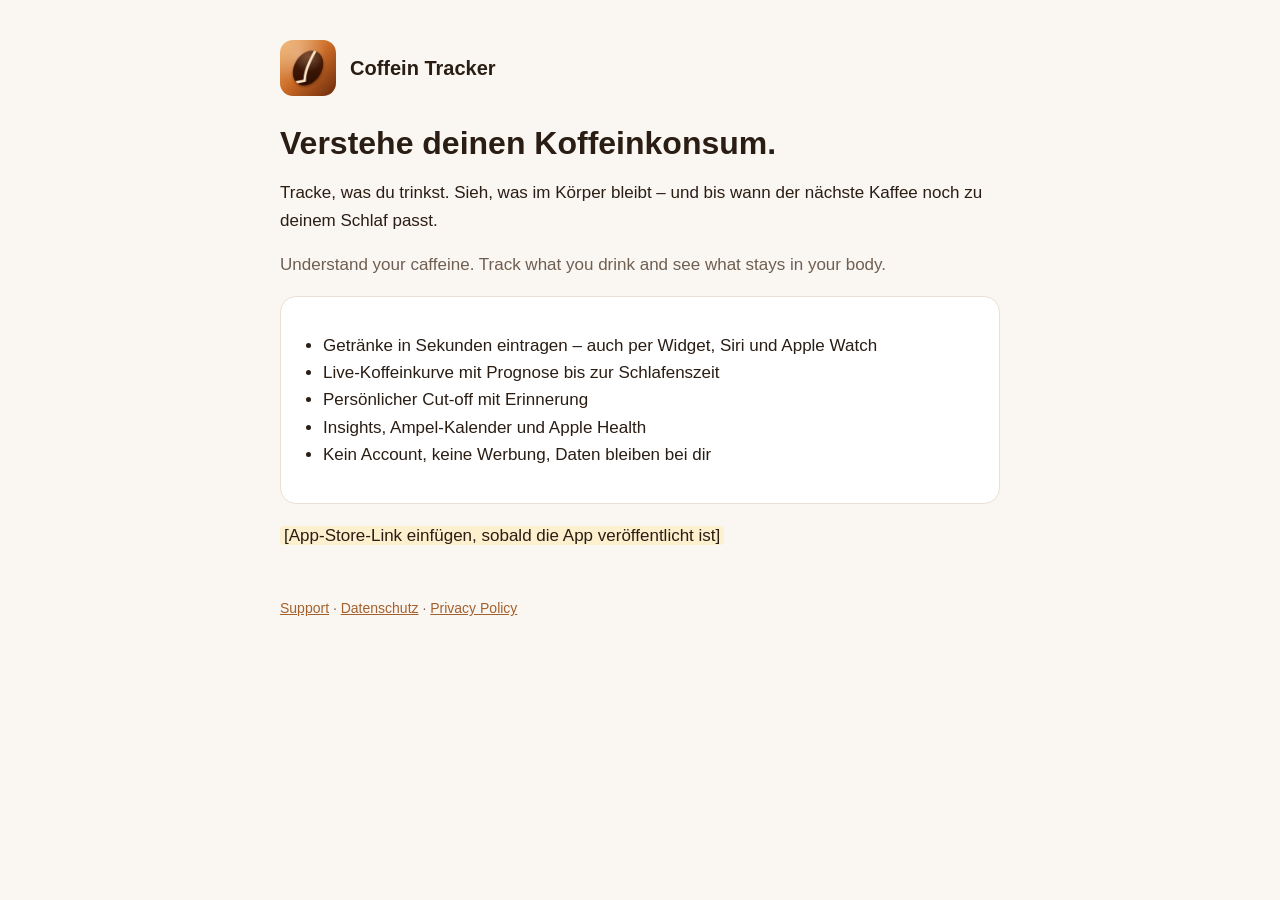
<file: index.html>
<!doctype html>
<html lang="de">
<head>
<meta charset="utf-8">
<meta name="viewport" content="width=device-width, initial-scale=1">
<title>Coffein Tracker</title>
<link rel="stylesheet" href="style.css">
</head>
<body>
<main>
<header>
  <img src="icon.png" alt="">
  <span class="brand">Coffein Tracker</span>
</header>

<h1>Verstehe deinen Koffeinkonsum.</h1>
<p>Tracke, was du trinkst. Sieh, was im Körper bleibt – und bis wann der nächste Kaffee noch zu deinem Schlaf passt.</p>
<p class="muted">Understand your caffeine. Track what you drink and see what stays in your body.</p>

<div class="card">
  <ul>
    <li>Getränke in Sekunden eintragen – auch per Widget, Siri und Apple Watch</li>
    <li>Live-Koffeinkurve mit Prognose bis zur Schlafenszeit</li>
    <li>Persönlicher Cut-off mit Erinnerung</li>
    <li>Insights, Ampel-Kalender und Apple Health</li>
    <li>Kein Account, keine Werbung, Daten bleiben bei dir</li>
  </ul>
</div>

<p><span class="placeholder">[App-Store-Link einfügen, sobald die App veröffentlicht ist]</span></p>

<footer>
  <a href="support.html">Support</a> · <a href="datenschutz.html">Datenschutz</a> · <a href="privacy.html">Privacy Policy</a>
</footer>
</main>
</body>
</html>
</file>
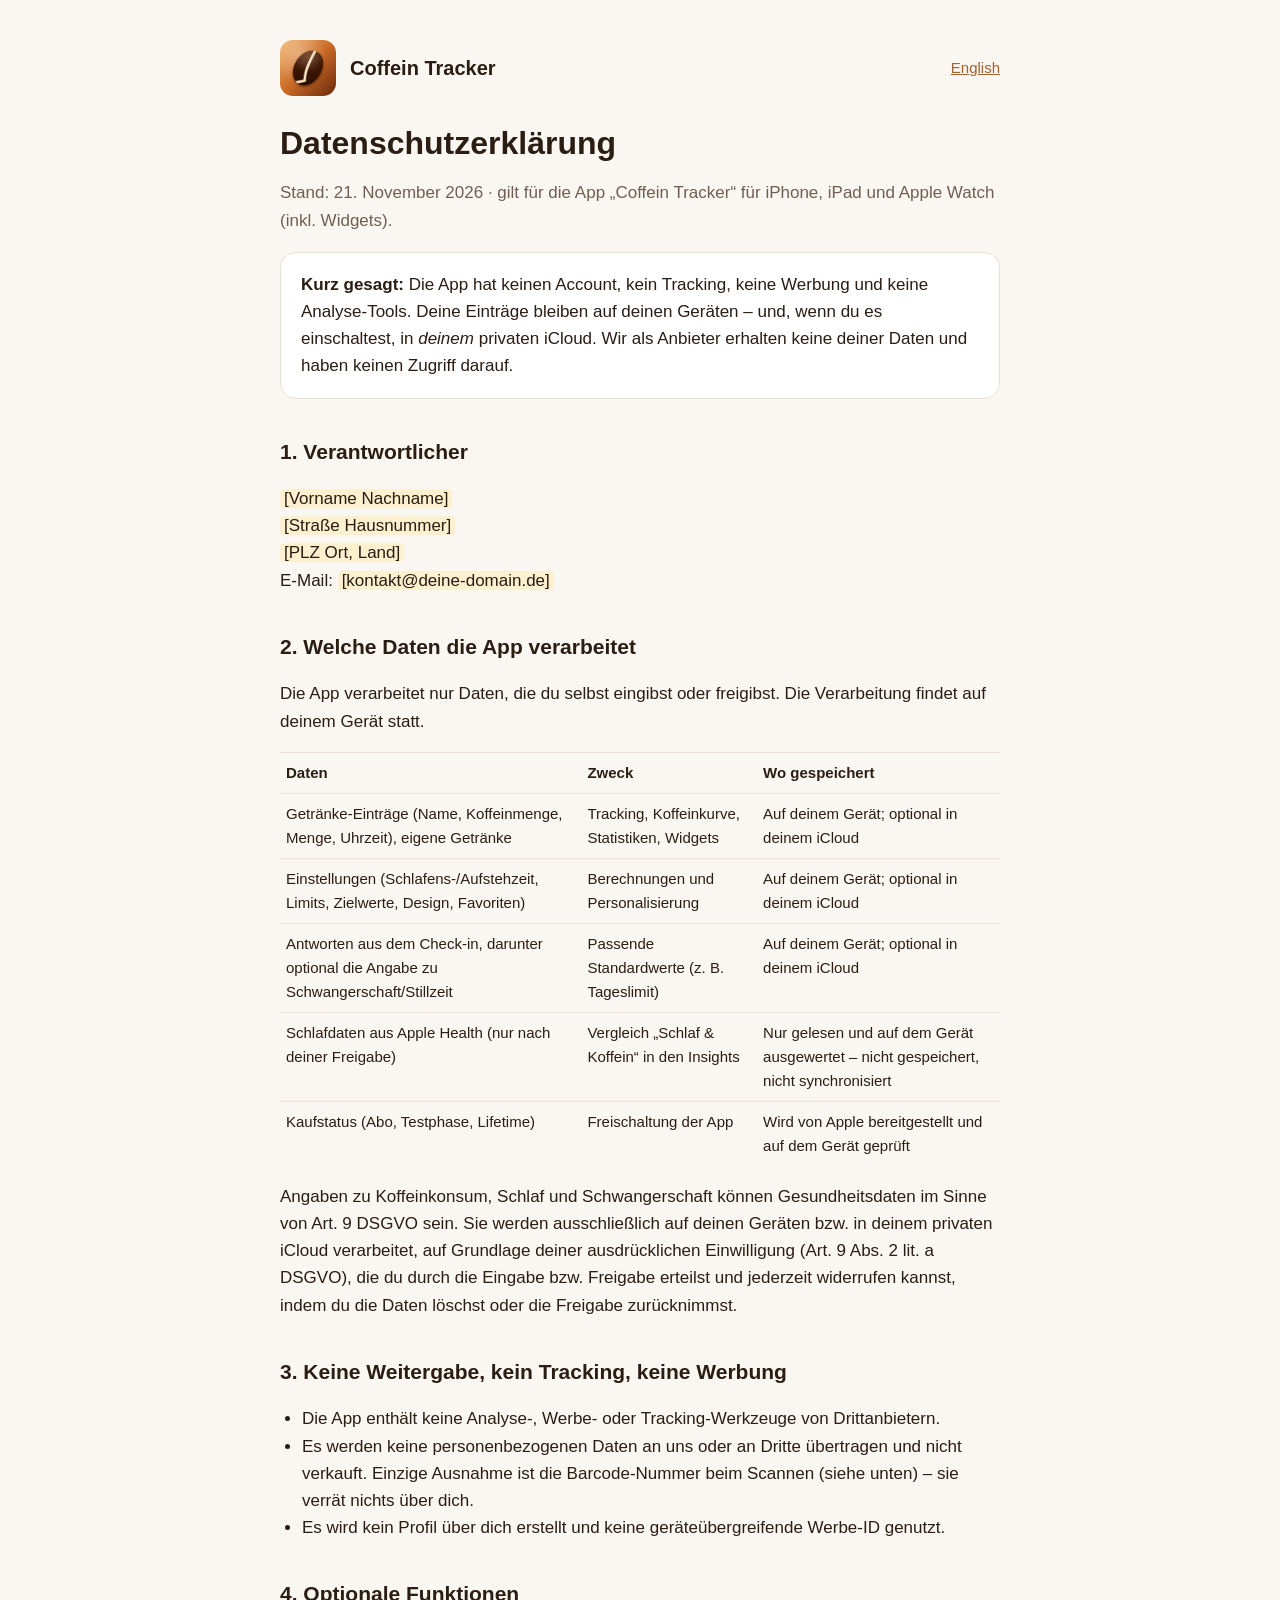
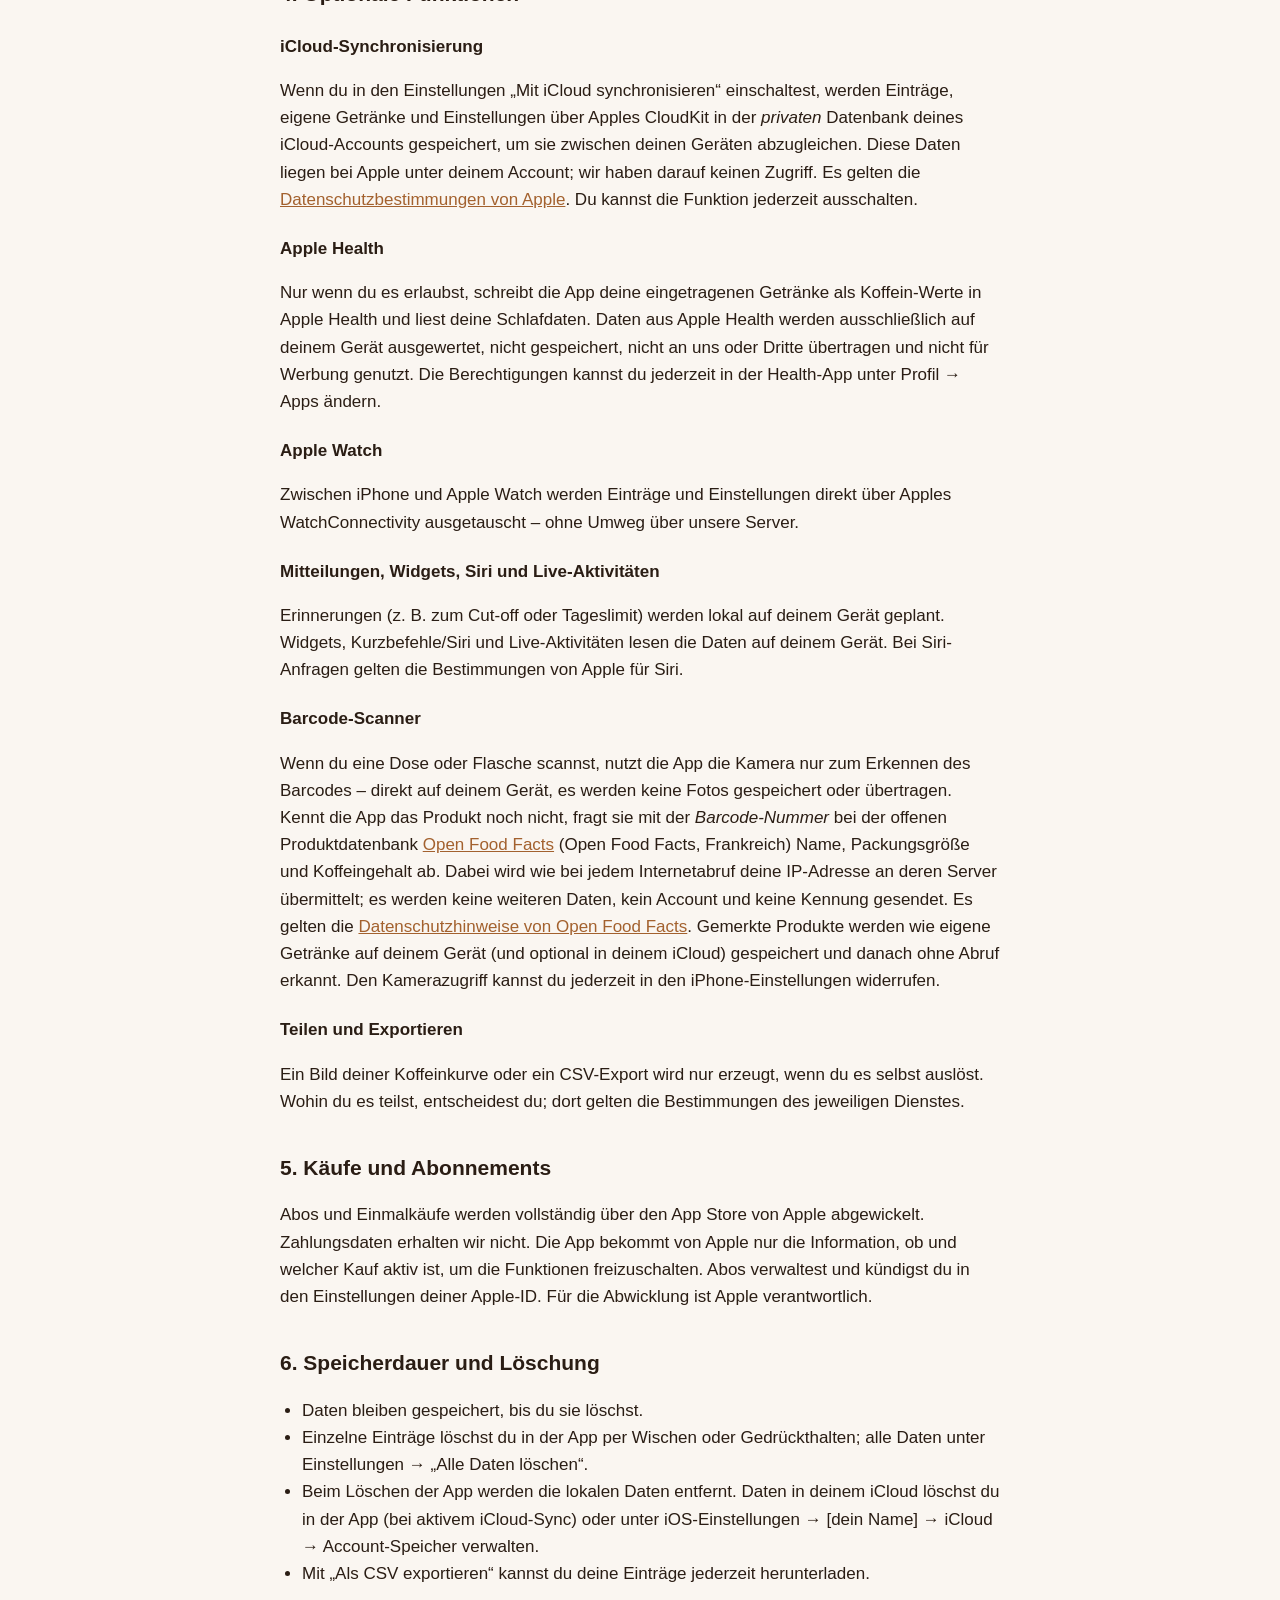
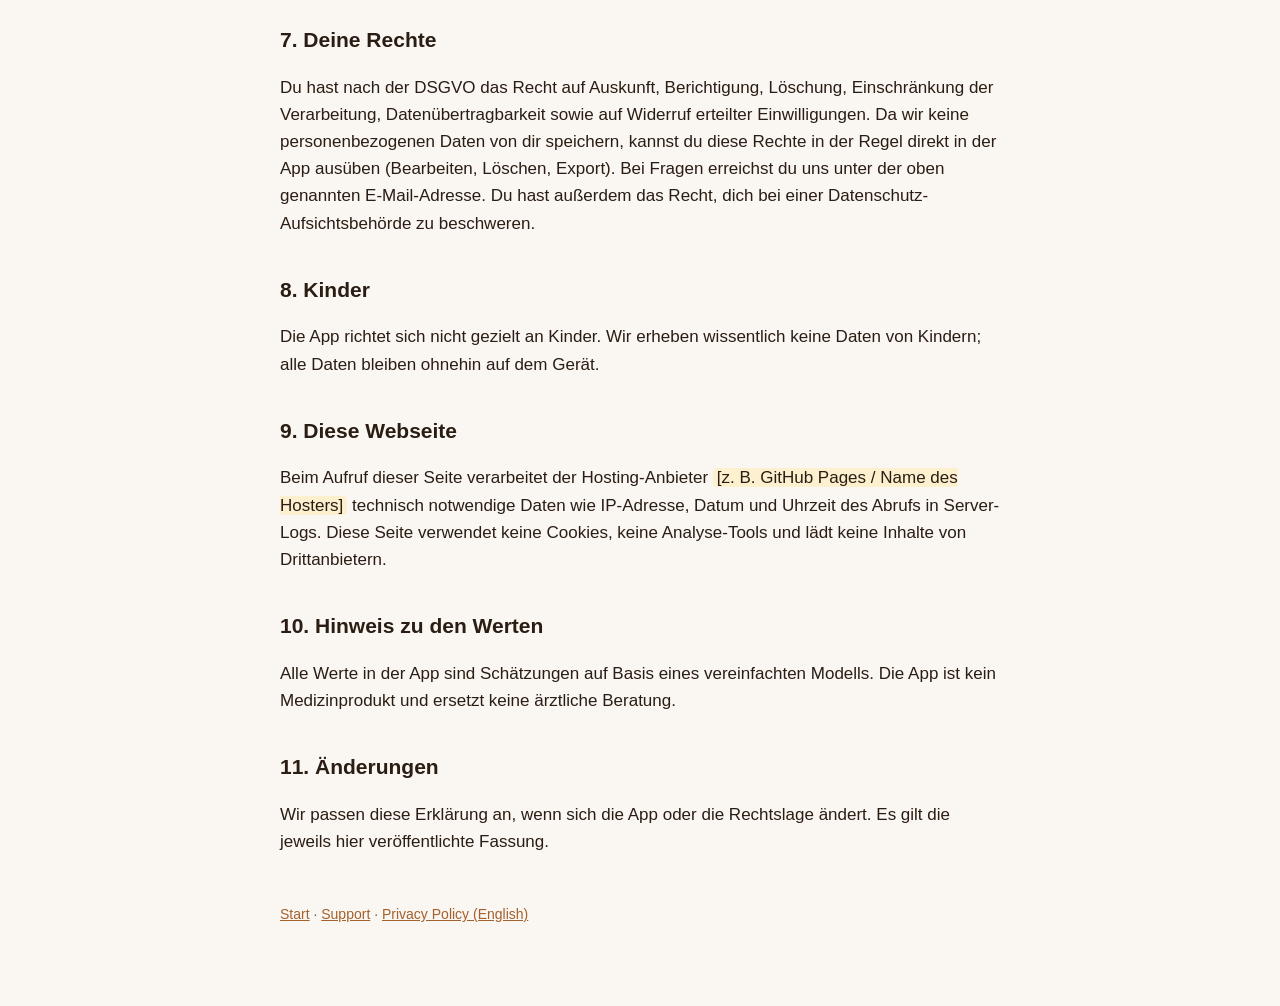
<file: datenschutz.html>
<!doctype html>
<html lang="de">
<head>
<meta charset="utf-8">
<meta name="viewport" content="width=device-width, initial-scale=1">
<title>Datenschutzerklärung – Coffein Tracker</title>
<link rel="stylesheet" href="style.css">
</head>
<body>
<main>
<header>
  <img src="icon.png" alt="">
  <span class="brand">Coffein Tracker</span>
  <a class="lang" href="privacy.html" hreflang="en">English</a>
</header>

<h1>Datenschutzerklärung</h1>
<p class="muted">Stand: 21. November 2026 · gilt für die App „Coffein Tracker“ für iPhone, iPad und Apple Watch (inkl. Widgets).</p>

<div class="card">
  <strong>Kurz gesagt:</strong> Die App hat keinen Account, kein Tracking, keine Werbung und keine Analyse-Tools.
  Deine Einträge bleiben auf deinen Geräten – und, wenn du es einschaltest, in <em>deinem</em> privaten iCloud.
  Wir als Anbieter erhalten keine deiner Daten und haben keinen Zugriff darauf.
</div>

<h2>1. Verantwortlicher</h2>
<p>
  <span class="placeholder">[Vorname Nachname]</span><br>
  <span class="placeholder">[Straße Hausnummer]</span><br>
  <span class="placeholder">[PLZ Ort, Land]</span><br>
  E-Mail: <span class="placeholder">[kontakt@deine-domain.de]</span>
</p>

<h2>2. Welche Daten die App verarbeitet</h2>
<p>Die App verarbeitet nur Daten, die du selbst eingibst oder freigibst. Die Verarbeitung findet auf deinem Gerät statt.</p>
<table>
  <tr><th>Daten</th><th>Zweck</th><th>Wo gespeichert</th></tr>
  <tr><td>Getränke-Einträge (Name, Koffeinmenge, Menge, Uhrzeit), eigene Getränke</td><td>Tracking, Koffeinkurve, Statistiken, Widgets</td><td>Auf deinem Gerät; optional in deinem iCloud</td></tr>
  <tr><td>Einstellungen (Schlafens-/Aufstehzeit, Limits, Zielwerte, Design, Favoriten)</td><td>Berechnungen und Personalisierung</td><td>Auf deinem Gerät; optional in deinem iCloud</td></tr>
  <tr><td>Antworten aus dem Check-in, darunter optional die Angabe zu Schwangerschaft/Stillzeit</td><td>Passende Standardwerte (z. B. Tageslimit)</td><td>Auf deinem Gerät; optional in deinem iCloud</td></tr>
  <tr><td>Schlafdaten aus Apple Health (nur nach deiner Freigabe)</td><td>Vergleich „Schlaf &amp; Koffein“ in den Insights</td><td>Nur gelesen und auf dem Gerät ausgewertet – nicht gespeichert, nicht synchronisiert</td></tr>
  <tr><td>Kaufstatus (Abo, Testphase, Lifetime)</td><td>Freischaltung der App</td><td>Wird von Apple bereitgestellt und auf dem Gerät geprüft</td></tr>
</table>
<p>
  Angaben zu Koffeinkonsum, Schlaf und Schwangerschaft können Gesundheitsdaten im Sinne von Art. 9 DSGVO sein.
  Sie werden ausschließlich auf deinen Geräten bzw. in deinem privaten iCloud verarbeitet, auf Grundlage deiner
  ausdrücklichen Einwilligung (Art. 9 Abs. 2 lit. a DSGVO), die du durch die Eingabe bzw. Freigabe erteilst und jederzeit
  widerrufen kannst, indem du die Daten löschst oder die Freigabe zurücknimmst.
</p>

<h2>3. Keine Weitergabe, kein Tracking, keine Werbung</h2>
<ul>
  <li>Die App enthält keine Analyse-, Werbe- oder Tracking-Werkzeuge von Drittanbietern.</li>
  <li>Es werden keine personenbezogenen Daten an uns oder an Dritte übertragen und nicht verkauft. Einzige Ausnahme ist die Barcode-Nummer beim Scannen (siehe unten) – sie verrät nichts über dich.</li>
  <li>Es wird kein Profil über dich erstellt und keine geräteübergreifende Werbe-ID genutzt.</li>
</ul>

<h2>4. Optionale Funktionen</h2>

<h3>iCloud-Synchronisierung</h3>
<p>
  Wenn du in den Einstellungen „Mit iCloud synchronisieren“ einschaltest, werden Einträge, eigene Getränke und Einstellungen
  über Apples CloudKit in der <em>privaten</em> Datenbank deines iCloud-Accounts gespeichert, um sie zwischen deinen Geräten abzugleichen.
  Diese Daten liegen bei Apple unter deinem Account; wir haben darauf keinen Zugriff. Es gelten die
  <a href="https://www.apple.com/de/legal/privacy/">Datenschutzbestimmungen von Apple</a>. Du kannst die Funktion jederzeit ausschalten.
</p>

<h3>Apple Health</h3>
<p>
  Nur wenn du es erlaubst, schreibt die App deine eingetragenen Getränke als Koffein-Werte in Apple Health und liest deine
  Schlafdaten. Daten aus Apple Health werden ausschließlich auf deinem Gerät ausgewertet, nicht gespeichert, nicht an uns
  oder Dritte übertragen und nicht für Werbung genutzt. Die Berechtigungen kannst du jederzeit in der Health-App unter
  Profil → Apps ändern.
</p>

<h3>Apple Watch</h3>
<p>
  Zwischen iPhone und Apple Watch werden Einträge und Einstellungen direkt über Apples WatchConnectivity ausgetauscht –
  ohne Umweg über unsere Server.
</p>

<h3>Mitteilungen, Widgets, Siri und Live-Aktivitäten</h3>
<p>
  Erinnerungen (z. B. zum Cut-off oder Tageslimit) werden lokal auf deinem Gerät geplant. Widgets, Kurzbefehle/Siri und
  Live-Aktivitäten lesen die Daten auf deinem Gerät. Bei Siri-Anfragen gelten die Bestimmungen von Apple für Siri.
</p>

<h3>Barcode-Scanner</h3>
<p>
  Wenn du eine Dose oder Flasche scannst, nutzt die App die Kamera nur zum Erkennen des Barcodes – direkt auf deinem Gerät,
  es werden keine Fotos gespeichert oder übertragen. Kennt die App das Produkt noch nicht, fragt sie mit der
  <em>Barcode-Nummer</em> bei der offenen Produktdatenbank <a href="https://world.openfoodfacts.org/">Open Food Facts</a>
  (Open Food Facts, Frankreich) Name, Packungsgröße und Koffeingehalt ab. Dabei wird wie bei jedem Internetabruf deine
  IP-Adresse an deren Server übermittelt; es werden keine weiteren Daten, kein Account und keine Kennung gesendet. Es gelten die
  <a href="https://world.openfoodfacts.org/privacy">Datenschutzhinweise von Open Food Facts</a>. Gemerkte Produkte werden
  wie eigene Getränke auf deinem Gerät (und optional in deinem iCloud) gespeichert und danach ohne Abruf erkannt.
  Den Kamerazugriff kannst du jederzeit in den iPhone-Einstellungen widerrufen.
</p>

<h3>Teilen und Exportieren</h3>
<p>
  Ein Bild deiner Koffeinkurve oder ein CSV-Export wird nur erzeugt, wenn du es selbst auslöst. Wohin du es teilst,
  entscheidest du; dort gelten die Bestimmungen des jeweiligen Dienstes.
</p>

<h2>5. Käufe und Abonnements</h2>
<p>
  Abos und Einmalkäufe werden vollständig über den App Store von Apple abgewickelt. Zahlungsdaten erhalten wir nicht.
  Die App bekommt von Apple nur die Information, ob und welcher Kauf aktiv ist, um die Funktionen freizuschalten.
  Abos verwaltest und kündigst du in den Einstellungen deiner Apple-ID. Für die Abwicklung ist Apple verantwortlich.
</p>

<h2>6. Speicherdauer und Löschung</h2>
<ul>
  <li>Daten bleiben gespeichert, bis du sie löschst.</li>
  <li>Einzelne Einträge löschst du in der App per Wischen oder Gedrückthalten; alle Daten unter Einstellungen → „Alle Daten löschen“.</li>
  <li>Beim Löschen der App werden die lokalen Daten entfernt. Daten in deinem iCloud löschst du in der App (bei aktivem iCloud-Sync)
    oder unter iOS-Einstellungen → [dein Name] → iCloud → Account-Speicher verwalten.</li>
  <li>Mit „Als CSV exportieren“ kannst du deine Einträge jederzeit herunterladen.</li>
</ul>

<h2>7. Deine Rechte</h2>
<p>
  Du hast nach der DSGVO das Recht auf Auskunft, Berichtigung, Löschung, Einschränkung der Verarbeitung, Datenübertragbarkeit
  sowie auf Widerruf erteilter Einwilligungen. Da wir keine personenbezogenen Daten von dir speichern, kannst du diese Rechte
  in der Regel direkt in der App ausüben (Bearbeiten, Löschen, Export). Bei Fragen erreichst du uns unter der oben genannten
  E-Mail-Adresse. Du hast außerdem das Recht, dich bei einer Datenschutz-Aufsichtsbehörde zu beschweren.
</p>

<h2>8. Kinder</h2>
<p>
  Die App richtet sich nicht gezielt an Kinder. Wir erheben wissentlich keine Daten von Kindern; alle Daten bleiben ohnehin
  auf dem Gerät.
</p>

<h2>9. Diese Webseite</h2>
<p>
  Beim Aufruf dieser Seite verarbeitet der Hosting-Anbieter
  <span class="placeholder">[z. B. GitHub Pages / Name des Hosters]</span> technisch notwendige Daten wie IP-Adresse,
  Datum und Uhrzeit des Abrufs in Server-Logs. Diese Seite verwendet keine Cookies, keine Analyse-Tools und lädt keine Inhalte von Drittanbietern.
</p>

<h2>10. Hinweis zu den Werten</h2>
<p>
  Alle Werte in der App sind Schätzungen auf Basis eines vereinfachten Modells. Die App ist kein Medizinprodukt und
  ersetzt keine ärztliche Beratung.
</p>

<h2>11. Änderungen</h2>
<p>
  Wir passen diese Erklärung an, wenn sich die App oder die Rechtslage ändert. Es gilt die jeweils hier veröffentlichte Fassung.
</p>

<footer>
  <a href="index.html">Start</a> · <a href="support.html">Support</a> · <a href="privacy.html">Privacy Policy (English)</a>
</footer>
</main>
</body>
</html>
</file>
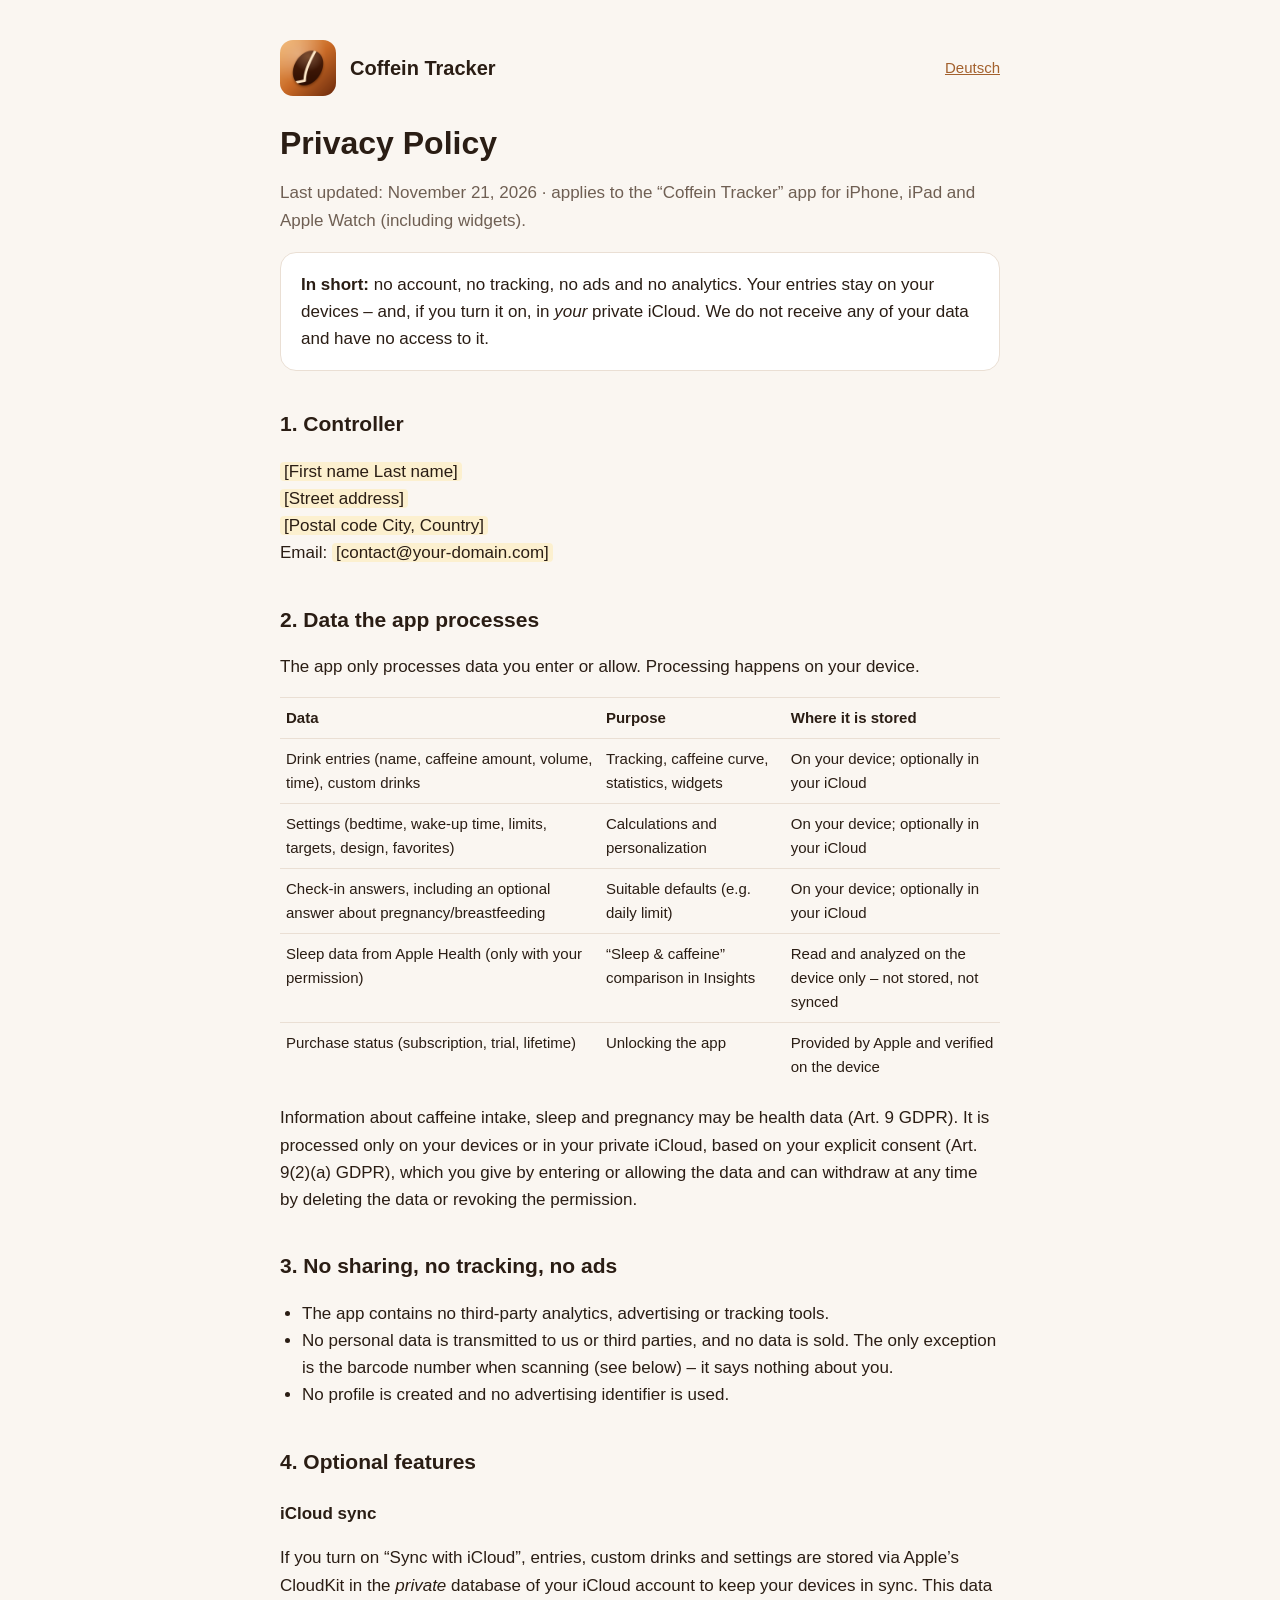
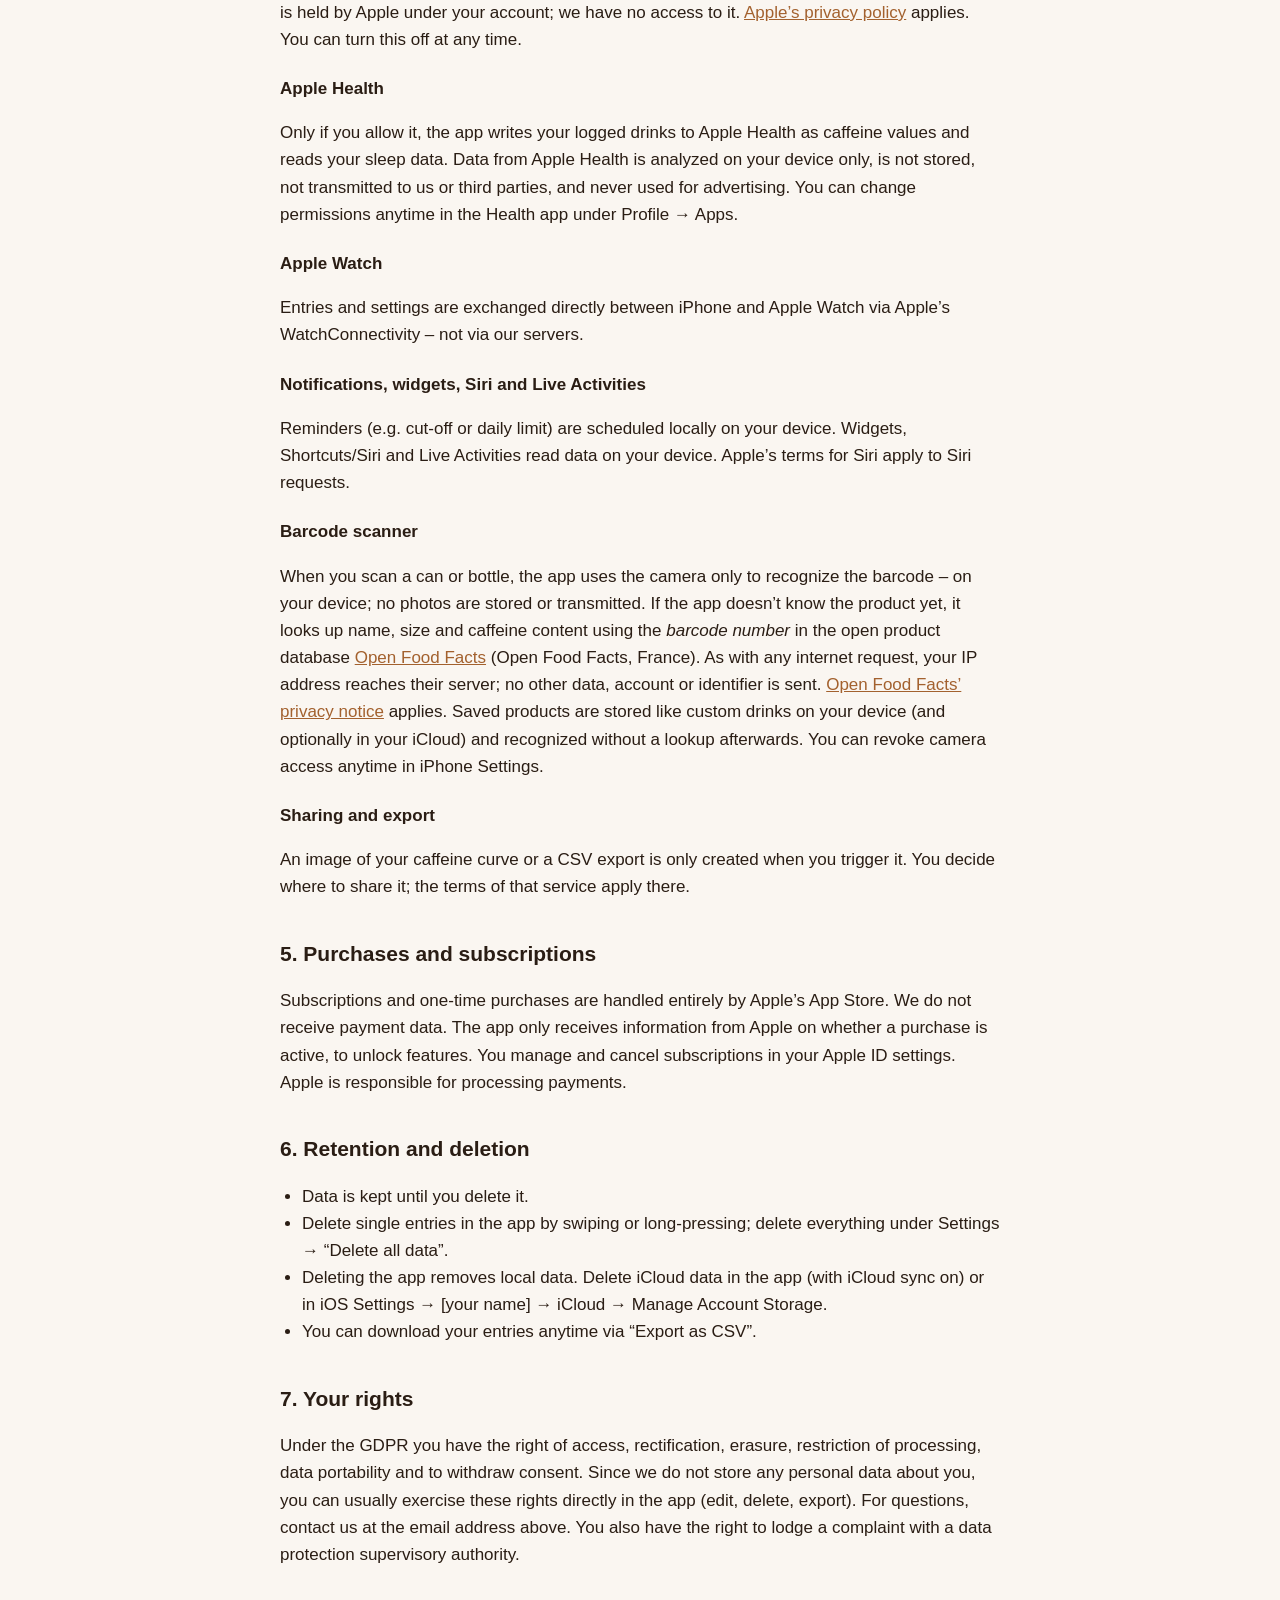
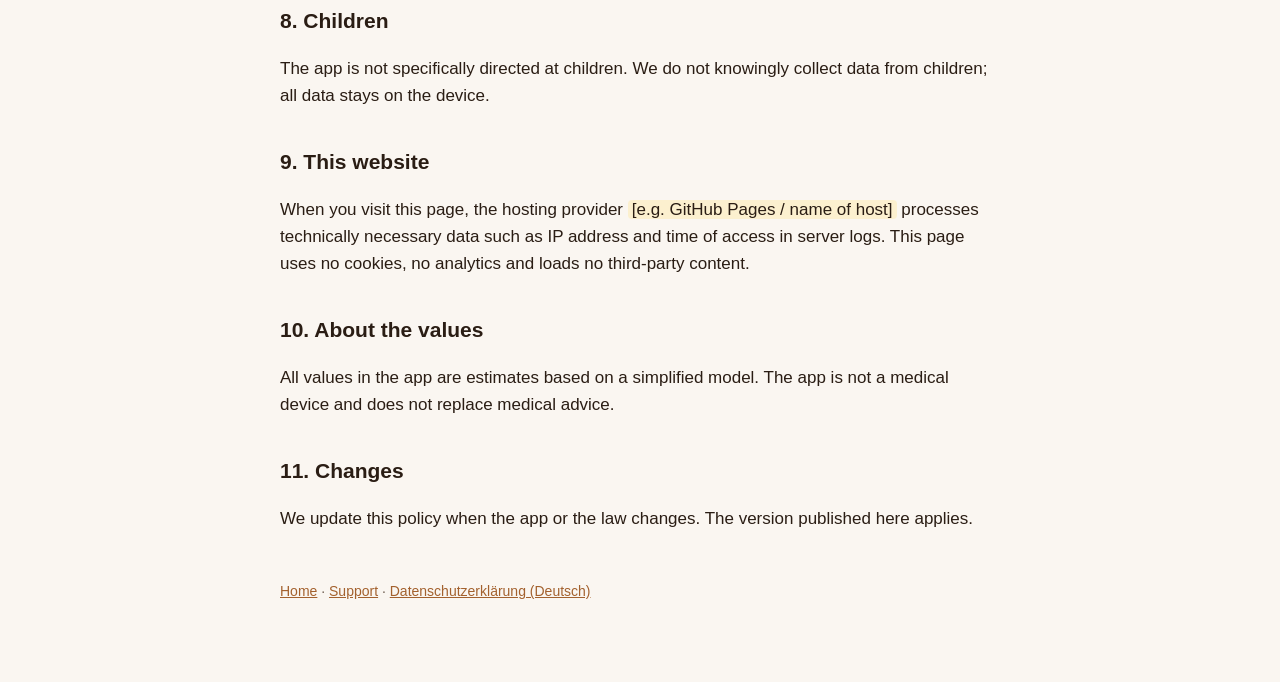
<file: privacy.html>
<!doctype html>
<html lang="en">
<head>
<meta charset="utf-8">
<meta name="viewport" content="width=device-width, initial-scale=1">
<title>Privacy Policy – Coffein Tracker</title>
<link rel="stylesheet" href="style.css">
</head>
<body>
<main>
<header>
  <img src="icon.png" alt="">
  <span class="brand">Coffein Tracker</span>
  <a class="lang" href="datenschutz.html" hreflang="de">Deutsch</a>
</header>

<h1>Privacy Policy</h1>
<p class="muted">Last updated: November 21, 2026 · applies to the “Coffein Tracker” app for iPhone, iPad and Apple Watch (including widgets).</p>

<div class="card">
  <strong>In short:</strong> no account, no tracking, no ads and no analytics.
  Your entries stay on your devices – and, if you turn it on, in <em>your</em> private iCloud.
  We do not receive any of your data and have no access to it.
</div>

<h2>1. Controller</h2>
<p>
  <span class="placeholder">[First name Last name]</span><br>
  <span class="placeholder">[Street address]</span><br>
  <span class="placeholder">[Postal code City, Country]</span><br>
  Email: <span class="placeholder">[contact@your-domain.com]</span>
</p>

<h2>2. Data the app processes</h2>
<p>The app only processes data you enter or allow. Processing happens on your device.</p>
<table>
  <tr><th>Data</th><th>Purpose</th><th>Where it is stored</th></tr>
  <tr><td>Drink entries (name, caffeine amount, volume, time), custom drinks</td><td>Tracking, caffeine curve, statistics, widgets</td><td>On your device; optionally in your iCloud</td></tr>
  <tr><td>Settings (bedtime, wake-up time, limits, targets, design, favorites)</td><td>Calculations and personalization</td><td>On your device; optionally in your iCloud</td></tr>
  <tr><td>Check-in answers, including an optional answer about pregnancy/breastfeeding</td><td>Suitable defaults (e.g. daily limit)</td><td>On your device; optionally in your iCloud</td></tr>
  <tr><td>Sleep data from Apple Health (only with your permission)</td><td>“Sleep &amp; caffeine” comparison in Insights</td><td>Read and analyzed on the device only – not stored, not synced</td></tr>
  <tr><td>Purchase status (subscription, trial, lifetime)</td><td>Unlocking the app</td><td>Provided by Apple and verified on the device</td></tr>
</table>
<p>
  Information about caffeine intake, sleep and pregnancy may be health data (Art. 9 GDPR). It is processed only on your
  devices or in your private iCloud, based on your explicit consent (Art. 9(2)(a) GDPR), which you give by entering or
  allowing the data and can withdraw at any time by deleting the data or revoking the permission.
</p>

<h2>3. No sharing, no tracking, no ads</h2>
<ul>
  <li>The app contains no third-party analytics, advertising or tracking tools.</li>
  <li>No personal data is transmitted to us or third parties, and no data is sold. The only exception is the barcode number when scanning (see below) – it says nothing about you.</li>
  <li>No profile is created and no advertising identifier is used.</li>
</ul>

<h2>4. Optional features</h2>

<h3>iCloud sync</h3>
<p>
  If you turn on “Sync with iCloud”, entries, custom drinks and settings are stored via Apple’s CloudKit in the
  <em>private</em> database of your iCloud account to keep your devices in sync. This data is held by Apple under your
  account; we have no access to it. <a href="https://www.apple.com/legal/privacy/">Apple’s privacy policy</a> applies.
  You can turn this off at any time.
</p>

<h3>Apple Health</h3>
<p>
  Only if you allow it, the app writes your logged drinks to Apple Health as caffeine values and reads your sleep data.
  Data from Apple Health is analyzed on your device only, is not stored, not transmitted to us or third parties, and
  never used for advertising. You can change permissions anytime in the Health app under Profile → Apps.
</p>

<h3>Apple Watch</h3>
<p>Entries and settings are exchanged directly between iPhone and Apple Watch via Apple’s WatchConnectivity – not via our servers.</p>

<h3>Notifications, widgets, Siri and Live Activities</h3>
<p>
  Reminders (e.g. cut-off or daily limit) are scheduled locally on your device. Widgets, Shortcuts/Siri and Live Activities
  read data on your device. Apple’s terms for Siri apply to Siri requests.
</p>

<h3>Barcode scanner</h3>
<p>
  When you scan a can or bottle, the app uses the camera only to recognize the barcode – on your device; no photos are
  stored or transmitted. If the app doesn’t know the product yet, it looks up name, size and caffeine content using the
  <em>barcode number</em> in the open product database <a href="https://world.openfoodfacts.org/">Open Food Facts</a>
  (Open Food Facts, France). As with any internet request, your IP address reaches their server; no other data, account or
  identifier is sent. <a href="https://world.openfoodfacts.org/privacy">Open Food Facts’ privacy notice</a> applies.
  Saved products are stored like custom drinks on your device (and optionally in your iCloud) and recognized without a
  lookup afterwards. You can revoke camera access anytime in iPhone Settings.
</p>

<h3>Sharing and export</h3>
<p>
  An image of your caffeine curve or a CSV export is only created when you trigger it. You decide where to share it; the
  terms of that service apply there.
</p>

<h2>5. Purchases and subscriptions</h2>
<p>
  Subscriptions and one-time purchases are handled entirely by Apple’s App Store. We do not receive payment data. The app
  only receives information from Apple on whether a purchase is active, to unlock features. You manage and cancel
  subscriptions in your Apple ID settings. Apple is responsible for processing payments.
</p>

<h2>6. Retention and deletion</h2>
<ul>
  <li>Data is kept until you delete it.</li>
  <li>Delete single entries in the app by swiping or long-pressing; delete everything under Settings → “Delete all data”.</li>
  <li>Deleting the app removes local data. Delete iCloud data in the app (with iCloud sync on) or in iOS Settings → [your name] → iCloud → Manage Account Storage.</li>
  <li>You can download your entries anytime via “Export as CSV”.</li>
</ul>

<h2>7. Your rights</h2>
<p>
  Under the GDPR you have the right of access, rectification, erasure, restriction of processing, data portability and to
  withdraw consent. Since we do not store any personal data about you, you can usually exercise these rights directly in
  the app (edit, delete, export). For questions, contact us at the email address above. You also have the right to lodge
  a complaint with a data protection supervisory authority.
</p>

<h2>8. Children</h2>
<p>The app is not specifically directed at children. We do not knowingly collect data from children; all data stays on the device.</p>

<h2>9. This website</h2>
<p>
  When you visit this page, the hosting provider <span class="placeholder">[e.g. GitHub Pages / name of host]</span>
  processes technically necessary data such as IP address and time of access in server logs. This page uses no cookies,
  no analytics and loads no third-party content.
</p>

<h2>10. About the values</h2>
<p>All values in the app are estimates based on a simplified model. The app is not a medical device and does not replace medical advice.</p>

<h2>11. Changes</h2>
<p>We update this policy when the app or the law changes. The version published here applies.</p>

<footer>
  <a href="index.html">Home</a> · <a href="support.html">Support</a> · <a href="datenschutz.html">Datenschutzerklärung (Deutsch)</a>
</footer>
</main>
</body>
</html>
</file>
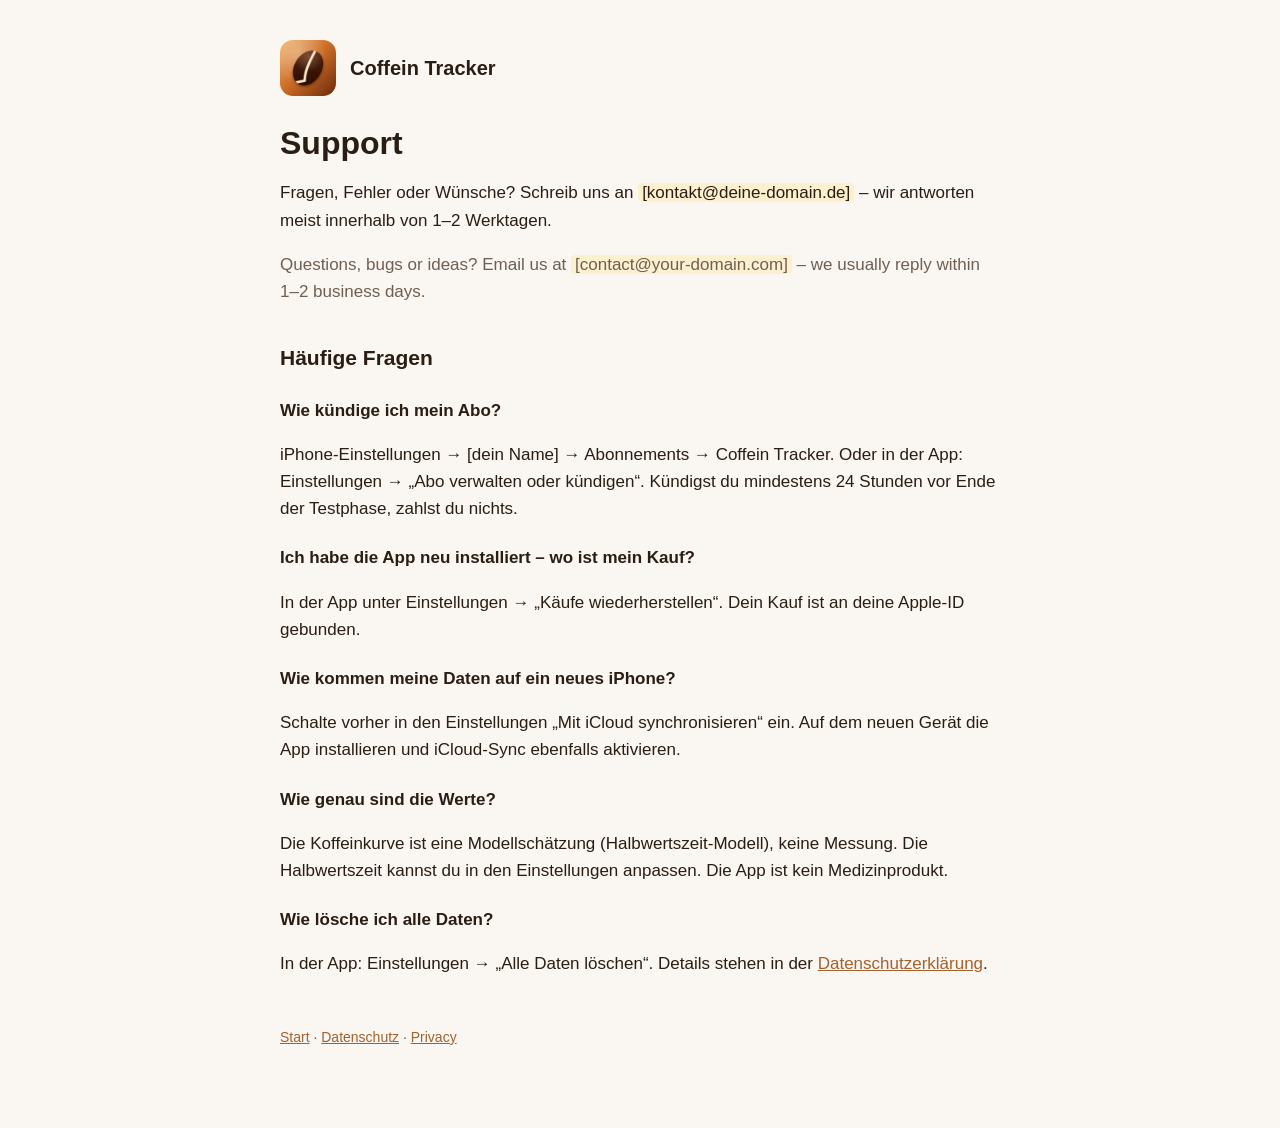
<file: support.html>
<!doctype html>
<html lang="de">
<head>
<meta charset="utf-8">
<meta name="viewport" content="width=device-width, initial-scale=1">
<title>Support – Coffein Tracker</title>
<link rel="stylesheet" href="style.css">
</head>
<body>
<main>
<header>
  <img src="icon.png" alt="">
  <span class="brand">Coffein Tracker</span>
</header>

<h1>Support</h1>
<p>Fragen, Fehler oder Wünsche? Schreib uns an <span class="placeholder">[kontakt@deine-domain.de]</span> – wir antworten meist innerhalb von 1–2 Werktagen.</p>
<p class="muted">Questions, bugs or ideas? Email us at <span class="placeholder">[contact@your-domain.com]</span> – we usually reply within 1–2 business days.</p>

<h2>Häufige Fragen</h2>

<h3>Wie kündige ich mein Abo?</h3>
<p>iPhone-Einstellungen → [dein Name] → Abonnements → Coffein Tracker. Oder in der App: Einstellungen → „Abo verwalten oder kündigen“. Kündigst du mindestens 24 Stunden vor Ende der Testphase, zahlst du nichts.</p>

<h3>Ich habe die App neu installiert – wo ist mein Kauf?</h3>
<p>In der App unter Einstellungen → „Käufe wiederherstellen“. Dein Kauf ist an deine Apple-ID gebunden.</p>

<h3>Wie kommen meine Daten auf ein neues iPhone?</h3>
<p>Schalte vorher in den Einstellungen „Mit iCloud synchronisieren“ ein. Auf dem neuen Gerät die App installieren und iCloud-Sync ebenfalls aktivieren.</p>

<h3>Wie genau sind die Werte?</h3>
<p>Die Koffeinkurve ist eine Modellschätzung (Halbwertszeit-Modell), keine Messung. Die Halbwertszeit kannst du in den Einstellungen anpassen. Die App ist kein Medizinprodukt.</p>

<h3>Wie lösche ich alle Daten?</h3>
<p>In der App: Einstellungen → „Alle Daten löschen“. Details stehen in der <a href="datenschutz.html">Datenschutzerklärung</a>.</p>

<footer>
  <a href="index.html">Start</a> · <a href="datenschutz.html">Datenschutz</a> · <a href="privacy.html">Privacy</a>
</footer>
</main>
</body>
</html>
</file>
<file: style.css>
:root {
  --bg: #faf6f1; --text: #2a1d14; --muted: #6f5f53; --accent: #a3612e; --card: #ffffff; --line: #eadfd4;
}
@media (prefers-color-scheme: dark) {
  :root { --bg: #17110d; --text: #f3e9df; --muted: #b8a798; --accent: #e59f5c; --card: #221913; --line: #3a2c22; }
}
* { box-sizing: border-box; }
body { margin: 0; background: var(--bg); color: var(--text);
  font: 17px/1.6 -apple-system, BlinkMacSystemFont, "Segoe UI", Roboto, Helvetica, Arial, sans-serif; }
main { max-width: 760px; margin: 0 auto; padding: 40px 20px 80px; }
header { display: flex; align-items: center; gap: 14px; margin-bottom: 28px; }
header img { width: 56px; height: 56px; border-radius: 13px; }
header .brand { font-weight: 700; font-size: 20px; }
header .lang { margin-left: auto; font-size: 15px; }
h1 { font-size: 32px; line-height: 1.2; margin: 0 0 6px; }
h2 { font-size: 21px; margin: 36px 0 8px; }
h3 { font-size: 17px; margin: 22px 0 4px; }
p, li { color: var(--text); }
.muted { color: var(--muted); }
a { color: var(--accent); }
.card { background: var(--card); border: 1px solid var(--line); border-radius: 16px; padding: 18px 20px; margin: 18px 0; }
.placeholder { background: #ffe58a55; border-radius: 4px; padding: 0 4px; }
ul { padding-left: 22px; }
table { border-collapse: collapse; width: 100%; font-size: 15px; }
td, th { border-top: 1px solid var(--line); padding: 8px 6px; text-align: left; vertical-align: top; }
footer { margin-top: 48px; font-size: 14px; color: var(--muted); }
</file>
